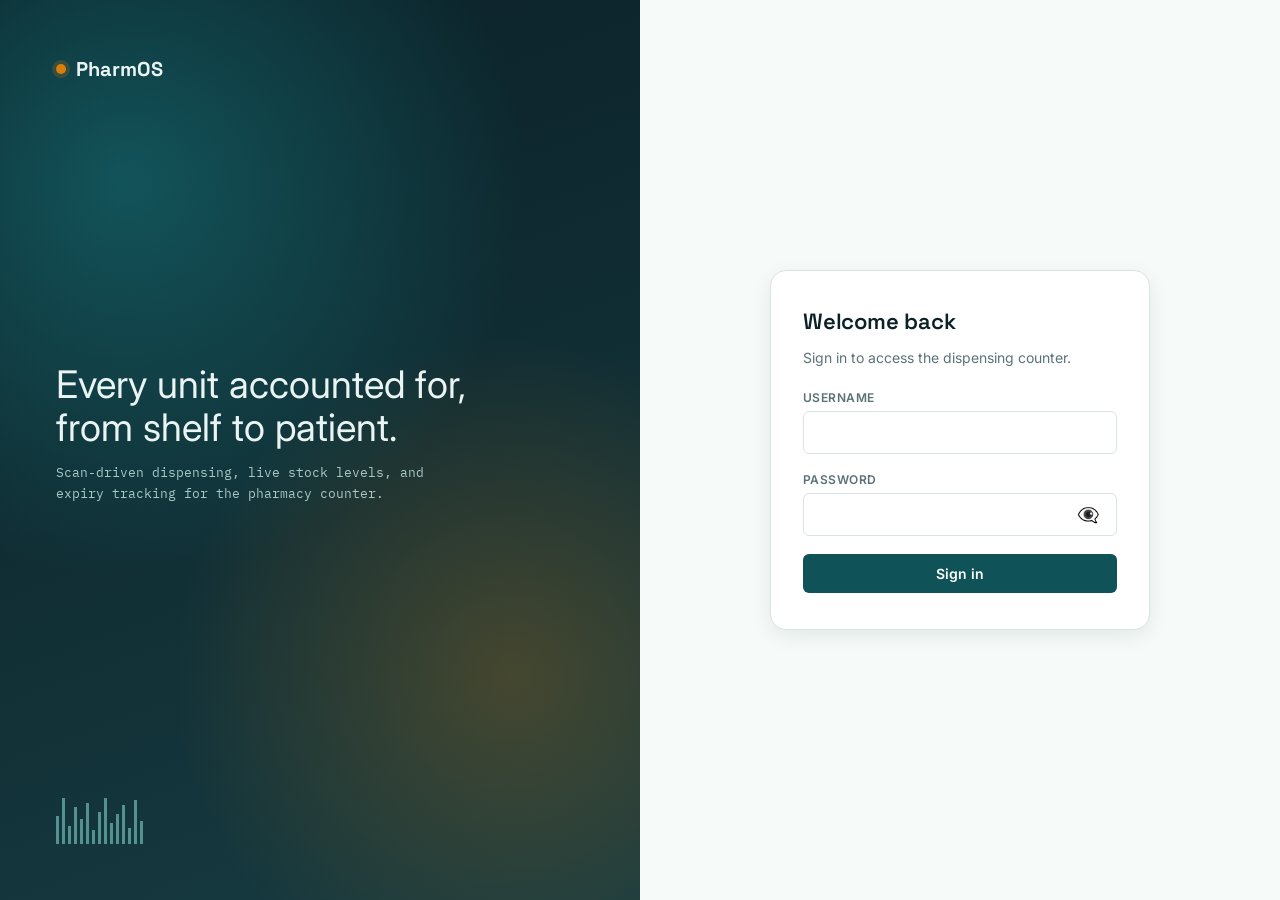
<file: login.html>
<!DOCTYPE html>
<html lang="en">
<head>
<meta charset="UTF-8">
<meta name="viewport" content="width=device-width, initial-scale=1.0">
<title>Sign in · PharmOS</title>
<link rel="preconnect" href="https://fonts.googleapis.com">
<link href="https://fonts.googleapis.com/css2?family=Space+Grotesk:wght@500;600;700&family=Inter:wght@400;500;600;700&family=IBM+Plex+Mono:wght@400;500&display=swap" rel="stylesheet">
<link rel="stylesheet" href="css/style.css">
<style>
  /* minimal inline loading overlay – does not change existing style */
  .loading-overlay {
    position: fixed;
    inset: 0;
    background: rgba(255, 255, 255, 0.85);
    backdrop-filter: blur(10px);
    -webkit-backdrop-filter: blur(4px);
    display: none;
    align-items: center;
    justify-content: center;
    flex-direction: column;
    z-index: 999;
    font-family: 'Inter', sans-serif;
  }
  .loading-overlay.active {
    display: flex;
  }
  .loading-spinner {
    width: 48px;
    height: 48px;
    border: 4px solid #e0e7ef;
    border-top-color: #167A7F;
    border-radius: 50%;
    animation: spin 0.9s linear infinite;
    margin-bottom: 20px;
  }
  @keyframes spin {
    to { transform: rotate(360deg); }
  }
  .loading-text {
    color: #1a2b3e;
    font-weight: 500;
    letter-spacing: 0.3px;
  }
  .loading-dots::after {
    content: '...';
    animation: dots 1.4s steps(4) infinite;
  }
  @keyframes dots {
    0% { content: ''; }
    25% { content: '.'; }
    50% { content: '..'; }
    75% { content: '...'; }
  }

  /* Password toggle eye styles - added without changing existing code */
  .password-field-wrapper {
    position: relative;
    width: 100%;
  }
  
  .password-field-wrapper input[type="password"],
  .password-field-wrapper input[type="text"] {
    width: 100%;
    padding-right: 40px;
  }
  
  .toggle-password-btn {
    position: absolute;
    right: 10px;
    top: 50%;
    transform: translateY(-50%);
    background: none;
    border: none;
    cursor: pointer;
    font-size: 18px;
    color: #6b7a8f;
    padding: 4px 8px;
    border-radius: 4px;
    transition: color 0.2s ease;
    display: flex;
    align-items: center;
    justify-content: center;
  }
  
  .toggle-password-btn:hover {
    color: #1a2b3e;
    background: rgba(0, 0, 0, 0.05);
  }
  
  .toggle-password-btn:focus {
    outline: none;
    box-shadow: 0 0 0 2px rgba(22, 122, 127, 0.2);
  }
  
  .toggle-password-btn .eye-icon {
    display: inline-block;
    line-height: 1;
  }
</style>
</head>
<body>
<div class="login-page">
  <div class="login-brand">
    <div class="brand-mark"><span class="dot"></span> PharmOS</div>
    <div>
      <div class="brand-headline">Every unit accounted for, from shelf to patient.</div>
      <p class="brand-sub">Scan-driven dispensing, live stock levels, and expiry tracking for the pharmacy counter.</p>
    </div>
    <div>
      <div class="barcode-strip" aria-hidden="true">
        <span style="height:60%"></span><span style="height:100%"></span><span style="height:40%"></span>
        <span style="height:80%"></span><span style="height:55%"></span><span style="height:90%"></span>
        <span style="height:30%"></span><span style="height:70%"></span><span style="height:100%"></span>
        <span style="height:45%"></span><span style="height:65%"></span><span style="height:85%"></span>
        <span style="height:35%"></span><span style="height:95%"></span><span style="height:50%"></span>
      </div>
    </div>
  </div>
  <div class="login-panel">
    <div class="login-card">

      <!-- Step 1: username / password -->
      <div id="step-credentials">
        <h2>Welcome back</h2>
        <p class="sub">Sign in to access the dispensing counter.</p>
        <div class="login-error" id="login-error"></div>
        <form id="login-form">
          <div class="field">
            <label for="username">Username</label>
            <input type="text" id="username" autocomplete="username" required>
          </div>
          <div class="field">
            <label for="password">Password</label>
            <div class="password-field-wrapper">
              <input type="password" id="password" autocomplete="current-password" required>
              <button type="button" class="toggle-password-btn" id="togglePasswordBtn" aria-label="Show password">
                <span class="eye-icon">👁️‍🗨️</span>
              </button>
            </div>
          </div>
          <button type="submit" class="btn btn-primary" id="login-btn">Sign in</button>
        </form>
      </div>

      <!-- Step 2: email OTP -->
      <div id="step-otp" class="hidden">
        <h2>Check your email</h2>
        <p class="sub">Enter the 6-digit code we sent to <strong id="otp-email-hint">—</strong>.</p>
        <div class="login-error" id="otp-error"></div>
        <div class="login-error otp-dev-note" id="otp-dev-note"></div>

        <form id="otp-form">
          <div class="otp-digit-row" id="otp-digit-row">
            <input type="text" inputmode="numeric" pattern="[0-9]*" maxlength="1" class="otp-digit" data-idx="0">
            <input type="text" inputmode="numeric" pattern="[0-9]*" maxlength="1" class="otp-digit" data-idx="1">
            <input type="text" inputmode="numeric" pattern="[0-9]*" maxlength="1" class="otp-digit" data-idx="2">
            <input type="text" inputmode="numeric" pattern="[0-9]*" maxlength="1" class="otp-digit" data-idx="3">
            <input type="text" inputmode="numeric" pattern="[0-9]*" maxlength="1" class="otp-digit" data-idx="4">
            <input type="text" inputmode="numeric" pattern="[0-9]*" maxlength="1" class="otp-digit" data-idx="5">
          </div>
          <button type="submit" class="btn btn-primary" id="verify-otp-btn">Verify &amp; sign in</button>
        </form>

        <div class="otp-footer-row">
          <button type="button" class="btn btn-ghost btn-sm" id="back-to-login-btn">Use a different account</button>
          <button type="button" class="btn btn-ghost btn-sm" id="resend-otp-btn">Resend code</button>
        </div>
      </div>

    </div>
  </div>
</div>

<!-- loading overlay -->
<div class="loading-overlay" id="loadingOverlay">
  <div class="loading-spinner"></div>
  <div class="loading-text">Signing you in <span class="loading-dots"></span></div>
</div>

<script>
const stepCredentials = document.getElementById('step-credentials');
const stepOtp = document.getElementById('step-otp');
const otpDigits = Array.from(document.querySelectorAll('.otp-digit'));
let resendTimer = null;

// loading overlay elements
const loadingOverlay = document.getElementById('loadingOverlay');

// Password toggle functionality - added without changing existing code
document.addEventListener('DOMContentLoaded', function() {
  const toggleBtn = document.getElementById('togglePasswordBtn');
  const passwordInput = document.getElementById('password');
  const eyeIcon = toggleBtn.querySelector('.eye-icon');
  
  if (toggleBtn && passwordInput) {
    toggleBtn.addEventListener('click', function() {
      // Toggle password visibility
      const isPassword = passwordInput.getAttribute('type') === 'password';
      passwordInput.setAttribute('type', isPassword ? 'text' : 'password');
      
      // Update eye icon
      eyeIcon.textContent = isPassword ? '👁️‍🗨️' : '👁️';
      
      // Toggle aria-label
      toggleBtn.setAttribute('aria-label', isPassword ? 'Hide password' : 'Show password');
    });
  }
});

// helpers for loading (added without altering existing logic)
function showLoading() {
  loadingOverlay.classList.add('active');
}
function hideLoading() {
  loadingOverlay.classList.remove('active');
}

function showError(boxId, message) {
  const box = document.getElementById(boxId);
  box.textContent = message;
  box.classList.add('show');
}
function hideError(boxId) {
  document.getElementById(boxId).classList.remove('show');
}

/* ---------------- Step 1: credentials ---------------- */

document.getElementById('login-form').addEventListener('submit', async function (e) {
  e.preventDefault();
  const btn = document.getElementById('login-btn');
  hideError('login-error');
  btn.disabled = true;
  btn.textContent = 'Signing in…';

  // Show loading overlay (for a few minutes simulation)
  showLoading();

  try {
    const res = await fetch('api/login.php', {
      method: 'POST',
      headers: { 'Content-Type': 'application/json' },
      body: JSON.stringify({
        username: document.getElementById('username').value.trim(),
        password: document.getElementById('password').value,
      }),
    });
    const data = await res.json();
    if (!res.ok || !data.success) {
      throw new Error(data.error || 'Login failed.');
    }
    // hide loading before entering OTP step (but we keep it brief)
    hideLoading();
    enterOtpStep(data);
  } catch (err) {
    hideLoading(); // hide on error
    showError('login-error', err.message);
  } finally {
    btn.disabled = false;
    btn.textContent = 'Sign in';
  }
});

/* ---------------- Step 2: OTP entry ---------------- */

function enterOtpStep(data) {
  stepCredentials.classList.add('hidden');
  stepOtp.classList.remove('hidden');
  document.getElementById('otp-email-hint').textContent = data.email_hint || 'your email';
  hideError('otp-error');

  const devNote = document.getElementById('otp-dev-note');
  if (data.dev_note) {
    devNote.textContent = data.dev_note;
    devNote.classList.add('show');
  } else {
    devNote.classList.remove('show');
  }

  otpDigits.forEach((d) => { d.value = ''; });
  otpDigits[0].focus();
  startResendCooldown(45);
}

otpDigits.forEach((input, i) => {
  input.addEventListener('input', () => {
    input.value = input.value.replace(/[^0-9]/g, '').slice(0, 1);
    if (input.value && i < otpDigits.length - 1) {
      otpDigits[i + 1].focus();
    }
  });
  input.addEventListener('keydown', (e) => {
    if (e.key === 'Backspace' && !input.value && i > 0) {
      otpDigits[i - 1].focus();
    }
  });
  input.addEventListener('paste', (e) => {
    const text = (e.clipboardData || window.clipboardData).getData('text').replace(/[^0-9]/g, '');
    if (!text) return;
    e.preventDefault();
    text.split('').slice(0, otpDigits.length).forEach((ch, idx) => {
      if (otpDigits[idx]) otpDigits[idx].value = ch;
    });
    const nextEmpty = otpDigits.find((d) => !d.value);
    (nextEmpty || otpDigits[otpDigits.length - 1]).focus();
  });
});

document.getElementById('otp-form').addEventListener('submit', async function (e) {
  e.preventDefault();
  const code = otpDigits.map((d) => d.value).join('');
  const btn = document.getElementById('verify-otp-btn');
  hideError('otp-error');

  if (code.length !== otpDigits.length) {
    showError('otp-error', `Enter all ${otpDigits.length} digits.`);
    return;
  }

  btn.disabled = true;
  btn.textContent = 'Verifying…';
  // show loading while verifying OTP (simulate a few minutes)
  showLoading();

  try {
    const res = await fetch('api/verify_otp.php', {
      method: 'POST',
      headers: { 'Content-Type': 'application/json' },
      body: JSON.stringify({ code }),
    });
    const data = await res.json();
    if (!res.ok || !data.success) {
      throw new Error(data.error || 'Verification failed.');
    }
    // keep loading visible for a few moments (simulate "few minutes" – here we show it for 3 sec as demo)
    // you can adjust the delay, but we keep the loading active until redirect
    // the redirection will happen after a short delay to simulate processing
    await new Promise(resolve => setTimeout(resolve, 2000)); // 2 sec demo, you can increase
    window.location.href = 'index.html';
  } catch (err) {
    hideLoading();
    showError('otp-error', err.message);
    otpDigits.forEach((d) => { d.value = ''; });
    otpDigits[0].focus();
  } finally {
    btn.disabled = false;
    btn.textContent = 'Verify & sign in';
    // if error, loading already hidden; if success, redirect happens before finally
    // but we ensure loading is hidden if any error occurs
    if (document.querySelector('#otp-error.show')) {
      hideLoading();
    }
  }
});

document.getElementById('back-to-login-btn').addEventListener('click', () => {
  stepOtp.classList.add('hidden');
  stepCredentials.classList.remove('hidden');
  hideError('otp-error');
  clearInterval(resendTimer);
  document.getElementById('password').value = '';
  document.getElementById('username').focus();
  hideLoading(); // ensure loading is hidden
});

document.getElementById('resend-otp-btn').addEventListener('click', async () => {
  const btn = document.getElementById('resend-otp-btn');
  if (btn.disabled) return;
  hideError('otp-error');
  btn.disabled = true;

  try {
    const res = await fetch('api/resend_otp.php', { method: 'POST' });
    const data = await res.json();
    if (!res.ok || !data.success) {
      throw new Error(data.error || 'Could not resend the code.');
    }
    const devNote = document.getElementById('otp-dev-note');
    if (data.dev_note) {
      devNote.textContent = data.dev_note;
      devNote.classList.add('show');
    }
    startResendCooldown(45);
  } catch (err) {
    showError('otp-error', err.message);
    btn.disabled = false;
  }
});

function startResendCooldown(seconds) {
  const btn = document.getElementById('resend-otp-btn');
  clearInterval(resendTimer);
  let remaining = seconds;
  btn.disabled = true;
  btn.textContent = `Resend code (${remaining}s)`;
  resendTimer = setInterval(() => {
    remaining -= 1;
    if (remaining <= 0) {
      clearInterval(resendTimer);
      btn.disabled = false;
      btn.textContent = 'Resend code';
    } else {
      btn.textContent = `Resend code (${remaining}s)`;
    }
  }, 1000);
}
</script>
</body>
</html>
</file>
<file: css/style.css>
/* ============================================================
   Pharmacy Management System — Design Tokens
   Palette: clinical teal/navy with amber & coral signal colors
   Type: Space Grotesk (display) / Inter (body) / IBM Plex Mono (data)
   ============================================================ */

:root {
  /* Color */
  --ink-900: #0B2027;
  --ink-700: #163B41;
  --teal-600: #0F5257;
  --teal-500: #167A7F;
  --teal-100: #E4F1F0;
  --bg: #F6FAF9;
  --surface: #FFFFFF;
  --border: #D9E4E3;
  --border-soft: #E9F0EF;
  --text-primary: #10262A;
  --text-secondary: #5B7278;
  --text-muted: #8CA0A4;
  --amber: #D97D0C;
  --amber-100: #FCEFDA;
  --coral: #C1483C;
  --coral-100: #FBE7E4;
  --success: #24906E;
  --success-100: #DEF3EB;

  /* Type */
  --font-display: 'Space Grotesk', system-ui, sans-serif;
  --font-body: 'Inter', system-ui, sans-serif;
  --font-mono: 'IBM Plex Mono', ui-monospace, monospace;

  /* Layout */
  --sidebar-w: 240px;
  --radius-sm: 6px;
  --radius-md: 10px;
  --radius-lg: 16px;
  --shadow-sm: 0 1px 2px rgba(11, 32, 39, 0.06);
  --shadow-md: 0 6px 20px rgba(11, 32, 39, 0.08);
  --shadow-lg: 0 16px 40px rgba(11, 32, 39, 0.14);
}

* { box-sizing: border-box; }

html, body {
  margin: 0;
  padding: 0;
  background: var(--bg);
  color: var(--text-primary);
  font-family: var(--font-body);
  -webkit-font-smoothing: antialiased;
}

body { min-height: 100vh; }

h1, h2, h3, h4 {
  font-family: var(--font-display);
  font-weight: 600;
  letter-spacing: -0.01em;
  margin: 0;
  color: var(--ink-900);
}

.mono { font-family: var(--font-mono); }

a { color: var(--teal-600); }

button { font-family: var(--font-body); cursor: pointer; }

:focus-visible {
  outline: 2px solid var(--teal-500);
  outline-offset: 2px;
}

/* ------------------------------------------------------------
   Login screen
   ------------------------------------------------------------ */
.login-page {
  min-height: 100vh;
  display: grid;
  grid-template-columns: 1fr 1fr;
  background: var(--ink-900);
}

@media (max-width: 860px) {
  .login-page { grid-template-columns: 1fr; }
  .login-brand { display: none; }
}

.login-brand {
  background:
    radial-gradient(circle at 20% 20%, rgba(22,122,127,0.55), transparent 45%),
    radial-gradient(circle at 80% 75%, rgba(217,125,12,0.25), transparent 40%),
    linear-gradient(160deg, var(--ink-900), var(--ink-700));
  color: #EAF4F3;
  padding: 56px;
  display: flex;
  flex-direction: column;
  justify-content: space-between;
  position: relative;
  overflow: hidden;
}

.brand-mark {
  display: flex;
  align-items: center;
  gap: 10px;
  font-family: var(--font-display);
  font-weight: 700;
  font-size: 20px;
}

.brand-mark .dot {
  width: 10px; height: 10px; border-radius: 50%;
  background: var(--amber);
  box-shadow: 0 0 0 4px rgba(217,125,12,0.2);
}

.brand-headline {
  font-size: 38px;
  line-height: 1.15;
  max-width: 420px;
}

.brand-sub {
  font-family: var(--font-mono);
  font-size: 13px;
  color: #A9C9C7;
  max-width: 380px;
  line-height: 1.6;
}

.barcode-strip {
  display: flex;
  gap: 3px;
  align-items: flex-end;
  height: 46px;
  opacity: 0.6;
}
.barcode-strip span {
  width: 3px;
  background: #7FD1CB;
  display: block;
}

.login-panel {
  display: flex;
  align-items: center;
  justify-content: center;
  background: var(--bg);
  padding: 32px;
}

.login-card {
  width: 100%;
  max-width: 380px;
  background: var(--surface);
  border: 1px solid var(--border);
  border-radius: var(--radius-lg);
  padding: 36px 32px;
  box-shadow: var(--shadow-md);
}

.login-card h2 { font-size: 22px; margin-bottom: 6px; }
.login-card .sub { color: var(--text-secondary); font-size: 14px; margin-bottom: 24px; }

.field { margin-bottom: 18px; }
.field label {
  display: block;
  font-size: 12px;
  font-weight: 600;
  text-transform: uppercase;
  letter-spacing: 0.04em;
  color: var(--text-secondary);
  margin-bottom: 6px;
}
.field input, .field select {
  width: 100%;
  padding: 11px 13px;
  border: 1px solid var(--border);
  border-radius: var(--radius-sm);
  font-size: 15px;
  font-family: var(--font-body);
  background: var(--surface);
  color: var(--text-primary);
  transition: border-color 0.15s ease, box-shadow 0.15s ease;
}
.field input:focus, .field select:focus {
  border-color: var(--teal-500);
  box-shadow: 0 0 0 3px rgba(22,122,127,0.15);
  outline: none;
}

.btn {
  display: inline-flex;
  align-items: center;
  justify-content: center;
  gap: 8px;
  border: none;
  border-radius: var(--radius-sm);
  padding: 11px 18px;
  font-weight: 600;
  font-size: 14px;
  transition: transform 0.1s ease, box-shadow 0.15s ease, background 0.15s ease;
}
.btn:active { transform: translateY(1px); }
.btn-primary { background: var(--teal-600); color: #fff; width: 100%; }
.btn-primary:hover { background: var(--teal-500); }
.btn-secondary { background: var(--teal-100); color: var(--teal-600); }
.btn-secondary:hover { background: #d3ebe9; }
.btn-danger { background: var(--coral-100); color: var(--coral); }
.btn-danger:hover { background: #f6d5d0; }
.btn-ghost { background: transparent; color: var(--text-secondary); border: 1px solid var(--border); }
.btn-ghost:hover { border-color: var(--teal-500); color: var(--teal-600); }
.btn-sm { padding: 7px 12px; font-size: 13px; }

.login-error {
  background: var(--coral-100);
  color: var(--coral);
  border-radius: var(--radius-sm);
  padding: 10px 12px;
  font-size: 13px;
  margin-bottom: 16px;
  display: none;
}
.login-error.show { display: block; }

/* ---- OTP step ---- */
.otp-digit-row {
  display: flex;
  gap: 10px;
  margin-bottom: 20px;
}
.otp-digit {
  width: 100%;
  aspect-ratio: 1 / 1;
  text-align: center;
  font-family: var(--font-mono);
  font-size: 22px;
  font-weight: 600;
  border: 1px solid var(--border);
  border-radius: var(--radius-sm);
  background: var(--surface);
  color: var(--text-primary);
  transition: border-color 0.15s ease, box-shadow 0.15s ease;
}
.otp-digit:focus {
  outline: none;
  border-color: var(--teal-500);
  box-shadow: 0 0 0 3px rgba(22,122,127,0.15);
}
.otp-footer-row {
  display: flex;
  justify-content: space-between;
  align-items: center;
  gap: 10px;
  margin-top: 16px;
}
.otp-dev-note {
  background: var(--amber-100);
  color: var(--amber);
}

.demo-hint {
  margin-top: 20px;
  font-size: 12px;
  color: var(--text-muted);
  font-family: var(--font-mono);
  background: var(--bg);
  border: 1px dashed var(--border);
  border-radius: var(--radius-sm);
  padding: 10px 12px;
}

/* ------------------------------------------------------------
   App shell
   ------------------------------------------------------------ */
.app-shell {
  display: grid;
  grid-template-columns: var(--sidebar-w) 1fr;
  min-height: 100vh;
}

@media (max-width: 900px) {
  .app-shell { grid-template-columns: 1fr; }
  .sidebar { display: none; }
  .sidebar.open { display: flex; position: fixed; z-index: 50; height: 100vh; }
}

.sidebar {
  background: var(--ink-900);
  color: #DDEDEC;
  display: flex;
  flex-direction: column;
  padding: 22px 16px;
  gap: 4px;
}

.sidebar .brand-mark { color: #fff; padding: 6px 10px 22px; }

.nav-item {
  display: flex;
  align-items: center;
  gap: 10px;
  padding: 10px 12px;
  border-radius: var(--radius-sm);
  color: #B9D2D0;
  font-size: 14px;
  font-weight: 500;
  cursor: pointer;
  border: none;
  background: transparent;
  text-align: left;
  width: 100%;
}
.nav-item:hover { background: rgba(255,255,255,0.06); color: #fff; }
.nav-item.active { background: var(--teal-600); color: #fff; }
.nav-item .icon { width: 18px; text-align: center; opacity: 0.9; }

.sidebar-footer {
  margin-top: auto;
  border-top: 1px solid rgba(255,255,255,0.1);
  padding-top: 14px;
}
.user-chip { display: flex; align-items: center; gap: 10px; padding: 6px 8px 12px; }
.user-avatar {
  width: 34px; height: 34px; border-radius: 50%;
  background: var(--teal-600);
  display: flex; align-items: center; justify-content: center;
  font-family: var(--font-display); font-weight: 700; color: #fff; font-size: 14px;
}
.user-meta .name { font-size: 13px; color: #fff; font-weight: 600; }
.user-meta .role { font-size: 11px; color: #8CB4B1; text-transform: capitalize; }

.main {
  display: flex;
  flex-direction: column;
  min-width: 0;
}

.topbar {
  display: flex;
  align-items: center;
  justify-content: space-between;
  padding: 18px 28px;
  border-bottom: 1px solid var(--border);
  background: var(--surface);
  position: sticky;
  top: 0;
  z-index: 10;
}
.topbar h1 { font-size: 20px; }
.topbar .menu-toggle { display: none; background: none; border: none; font-size: 20px; }
@media (max-width: 900px) { .topbar .menu-toggle { display: block; } }

.view { padding: 26px 28px 60px; display: none; }
.view.active { display: block; }

/* ------------------------------------------------------------
   Cards / metrics
   ------------------------------------------------------------ */
.grid { display: grid; gap: 18px; }
.metrics-grid { grid-template-columns: repeat(4, 1fr); margin-bottom: 22px; }
@media (max-width: 1100px) { .metrics-grid { grid-template-columns: repeat(2, 1fr); } }
@media (max-width: 560px) { .metrics-grid { grid-template-columns: 1fr; } }

.card {
  background: var(--surface);
  border: 1px solid var(--border);
  border-radius: var(--radius-md);
  padding: 20px;
  box-shadow: var(--shadow-sm);
}

.metric-card { display: flex; flex-direction: column; gap: 6px; }
.metric-card .label {
  font-size: 12px; text-transform: uppercase; letter-spacing: 0.05em;
  color: var(--text-secondary); font-weight: 600;
}
.metric-card .value { font-family: var(--font-display); font-size: 30px; color: var(--ink-900); }
.metric-card .delta { font-size: 12px; color: var(--text-muted); }
.metric-card.accent-amber .value { color: var(--amber); }
.metric-card.accent-coral .value { color: var(--coral); }
.metric-card.accent-teal .value { color: var(--teal-600); }

.section-title {
  font-size: 15px;
  margin-bottom: 14px;
  display: flex;
  align-items: center;
  justify-content: space-between;
}
.section-title .hint { font-size: 12px; color: var(--text-muted); font-weight: 400; font-family: var(--font-body); }

.two-col { grid-template-columns: 1.3fr 1fr; }
@media (max-width: 980px) { .two-col { grid-template-columns: 1fr; } }

/* ------------------------------------------------------------
   Tables
   ------------------------------------------------------------ */
table { width: 100%; border-collapse: collapse; font-size: 14px; }
thead th {
  text-align: left;
  font-size: 11px;
  text-transform: uppercase;
  letter-spacing: 0.04em;
  color: var(--text-muted);
  font-weight: 600;
  padding: 10px 12px;
  border-bottom: 1px solid var(--border);
}
tbody td { padding: 12px; border-bottom: 1px solid var(--border-soft); color: var(--text-primary); }
tbody tr:last-child td { border-bottom: none; }
tbody tr:hover { background: var(--teal-100); }

.badge {
  display: inline-flex;
  align-items: center;
  gap: 4px;
  padding: 3px 9px;
  border-radius: 20px;
  font-size: 11px;
  font-weight: 600;
  font-family: var(--font-mono);
}
.badge-ok { background: var(--success-100); color: var(--success); }
.badge-low { background: var(--amber-100); color: var(--amber); }
.badge-out { background: var(--coral-100); color: var(--coral); }
.badge-expiry { background: #FDE9CF; color: #A85E00; }

.empty-state {
  text-align: center;
  padding: 40px 20px;
  color: var(--text-muted);
  font-size: 14px;
}

/* ------------------------------------------------------------
   Scan Console — the signature element
   ------------------------------------------------------------ */
.scan-console {
  background: linear-gradient(165deg, var(--ink-900), var(--ink-700));
  border-radius: var(--radius-lg);
  padding: 28px;
  color: #EAF4F3;
  position: relative;
  overflow: hidden;
  margin-bottom: 22px;
}

.scan-console::before {
  content: "";
  position: absolute;
  top: -60px; right: -60px;
  width: 220px; height: 220px;
  background: radial-gradient(circle, rgba(22,122,127,0.5), transparent 70%);
}

.scan-console-head {
  display: flex;
  justify-content: space-between;
  align-items: flex-start;
  margin-bottom: 18px;
  position: relative;
}
.scan-console-head h2 { color: #fff; font-size: 18px; }
.scan-console-head p { color: #A9C9C7; font-size: 13px; margin-top: 4px; }

.scan-readout {
  background: rgba(0,0,0,0.28);
  border: 1px solid rgba(255,255,255,0.12);
  border-radius: var(--radius-md);
  padding: 18px 20px;
  position: relative;
}

.scan-input-row { display: flex; gap: 10px; }
.scan-input-row input {
  flex: 1;
  background: rgba(255,255,255,0.06);
  border: 1px solid rgba(255,255,255,0.18);
  color: #fff;
  border-radius: var(--radius-sm);
  padding: 14px 16px;
  font-family: var(--font-mono);
  font-size: 20px;
  letter-spacing: 0.08em;
}
.scan-input-row input::placeholder { color: #6E9391; letter-spacing: normal; font-family: var(--font-body); font-size: 14px; }
.scan-input-row input:focus { outline: none; border-color: var(--teal-500); background: rgba(255,255,255,0.09); }

.scan-status-line {
  margin-top: 12px;
  font-family: var(--font-mono);
  font-size: 12px;
  color: #7FD1CB;
  display: flex;
  align-items: center;
  gap: 8px;
}
.scan-status-line .pulse {
  width: 7px; height: 7px; border-radius: 50%; background: #7FD1CB;
  box-shadow: 0 0 0 0 rgba(127,209,203,0.6);
  animation: pulse 1.8s infinite;
}
@keyframes pulse {
  0% { box-shadow: 0 0 0 0 rgba(127,209,203,0.55); }
  70% { box-shadow: 0 0 0 8px rgba(127,209,203,0); }
  100% { box-shadow: 0 0 0 0 rgba(127,209,203,0); }
}

.camera-toggle-row { display: flex; gap: 10px; margin-top: 14px; }

#camera-wrap {
  margin-top: 14px;
  border-radius: var(--radius-md);
  overflow: hidden;
  border: 1px solid rgba(255,255,255,0.18);
  display: none;
}
#camera-wrap.show { display: block; }
#qr-reader { width: 100%; }

/* Scan result panel */
.scan-result {
  margin-top: 18px;
  background: var(--surface);
  border-radius: var(--radius-md);
  padding: 20px;
  color: var(--text-primary);
  display: none;
}
.scan-result.show { display: block; }

.scan-result-head { display: flex; justify-content: space-between; align-items: flex-start; gap: 12px; }
.scan-result-head h3 { font-size: 18px; }
.scan-result-head .meta { color: var(--text-secondary); font-size: 13px; margin-top: 4px; }

.scan-facts { display: grid; grid-template-columns: repeat(4, 1fr); gap: 14px; margin: 18px 0; }
@media (max-width: 700px) { .scan-facts { grid-template-columns: repeat(2, 1fr); } }
.scan-fact .label { font-size: 11px; text-transform: uppercase; color: var(--text-muted); letter-spacing: 0.04em; font-weight: 600; }
.scan-fact .val { font-family: var(--font-mono); font-size: 16px; margin-top: 3px; color: var(--ink-900); }

.scan-alert {
  border-radius: var(--radius-sm);
  padding: 10px 14px;
  font-size: 13px;
  font-weight: 600;
  margin-bottom: 14px;
  display: flex;
  align-items: center;
  gap: 8px;
}
.scan-alert.warn { background: var(--amber-100); color: var(--amber); }
.scan-alert.danger { background: var(--coral-100); color: var(--coral); }
.scan-alert.info { background: var(--teal-100); color: var(--teal-600); }

.scan-actions { display: flex; gap: 10px; align-items: center; }
.qty-input {
  width: 70px; padding: 10px; border-radius: var(--radius-sm); border: 1px solid var(--border);
  font-family: var(--font-mono); font-size: 15px; text-align: center;
}

/* ------------------------------------------------------------
   Toolbar / search / filters
   ------------------------------------------------------------ */
.toolbar {
  display: flex;
  gap: 10px;
  align-items: center;
  margin-bottom: 16px;
  flex-wrap: wrap;
}
.search-box {
  flex: 1; min-width: 200px;
  display: flex; align-items: center; gap: 8px;
  background: var(--surface);
  border: 1px solid var(--border);
  border-radius: var(--radius-sm);
  padding: 9px 13px;
}
.search-box input { border: none; outline: none; flex: 1; font-size: 14px; background: transparent; }

/* ------------------------------------------------------------
   Modal
   ------------------------------------------------------------ */
.modal-backdrop {
  position: fixed; inset: 0; background: rgba(11,32,39,0.5);
  display: none; align-items: center; justify-content: center; z-index: 100; padding: 20px;
}
.modal-backdrop.show { display: flex; }
.modal {
  background: var(--surface); border-radius: var(--radius-lg);
  max-width: 520px; width: 100%; padding: 26px 26px 22px;
  box-shadow: var(--shadow-lg); max-height: 90vh; overflow-y: auto;
}
.modal-head { display: flex; justify-content: space-between; align-items: center; margin-bottom: 18px; }
.modal-head h3 { font-size: 18px; }
.modal-close { background: none; border: none; font-size: 20px; color: var(--text-muted); }
.form-grid { display: grid; grid-template-columns: 1fr 1fr; gap: 14px 16px; }
.form-grid .full { grid-column: 1 / -1; }
.modal-actions { display: flex; justify-content: flex-end; gap: 10px; margin-top: 20px; }

/* ------------------------------------------------------------
   Toasts
   ------------------------------------------------------------ */
.toast-stack {
  position: fixed; top: 20px; right: 20px; z-index: 200;
  display: flex; flex-direction: column; gap: 10px; max-width: 340px;
}
.toast {
  background: var(--ink-900); color: #fff;
  padding: 13px 16px; border-radius: var(--radius-sm);
  font-size: 13.5px; box-shadow: var(--shadow-lg);
  display: flex; align-items: center; gap: 10px;
  animation: toast-in 0.2s ease;
  border-left: 3px solid var(--teal-500);
}
.toast.success { border-left-color: var(--success); }
.toast.error { border-left-color: var(--coral); }
.toast.warn { border-left-color: var(--amber); }
@keyframes toast-in { from { opacity: 0; transform: translateX(20px); } to { opacity: 1; transform: translateX(0); } }

/* Utility */
.flex { display: flex; }
.gap-8 { gap: 8px; }
.text-muted { color: var(--text-muted); }
.right { margin-left: auto; }
.hidden { display: none !important; }
.spinner {
  width: 16px; height: 16px; border-radius: 50%;
  border: 2px solid rgba(255,255,255,0.3); border-top-color: #fff;
  animation: spin 0.7s linear infinite;
}
@keyframes spin { to { transform: rotate(360deg); } }




/* User Management Styles */
.user-management {
  margin-top: 20px;
}
.user-management .toolbar {
  display: flex;
  gap: 10px;
  align-items: center;
  margin-bottom: 16px;
  flex-wrap: wrap;
}
.user-management .toolbar .btn {
  margin-left: auto;
}
.user-table-wrap {
  overflow-x: auto;
}
.user-table-wrap table {
  font-size: 13px;
}
.user-table-wrap table th {
  background: var(--bg);
  font-size: 11px;
}
.user-table-wrap table td,
.user-table-wrap table th {
  padding: 10px 12px;
}
.user-status-badge {
  display: inline-flex;
  align-items: center;
  gap: 4px;
  padding: 3px 9px;
  border-radius: 20px;
  font-size: 11px;
  font-weight: 600;
}
.user-status-badge.active {
  background: var(--success-100);
  color: var(--success);
}
.user-status-badge.inactive {
  background: var(--coral-100);
  color: var(--coral);
}
.user-role-badge {
  display: inline-flex;
  align-items: center;
  gap: 4px;
  padding: 3px 9px;
  border-radius: 20px;
  font-size: 11px;
  font-weight: 600;
}
.user-role-badge.admin {
  background: var(--teal-100);
  color: var(--teal-600);
}
.user-role-badge.user {
  background: var(--bg);
  color: var(--text-secondary);
  border: 1px solid var(--border);
}
.user-role-badge.super_admin {
  background: #fef3c7;
  color: #92400e;
  border: 1px solid #f59e0b;
}
</file>
